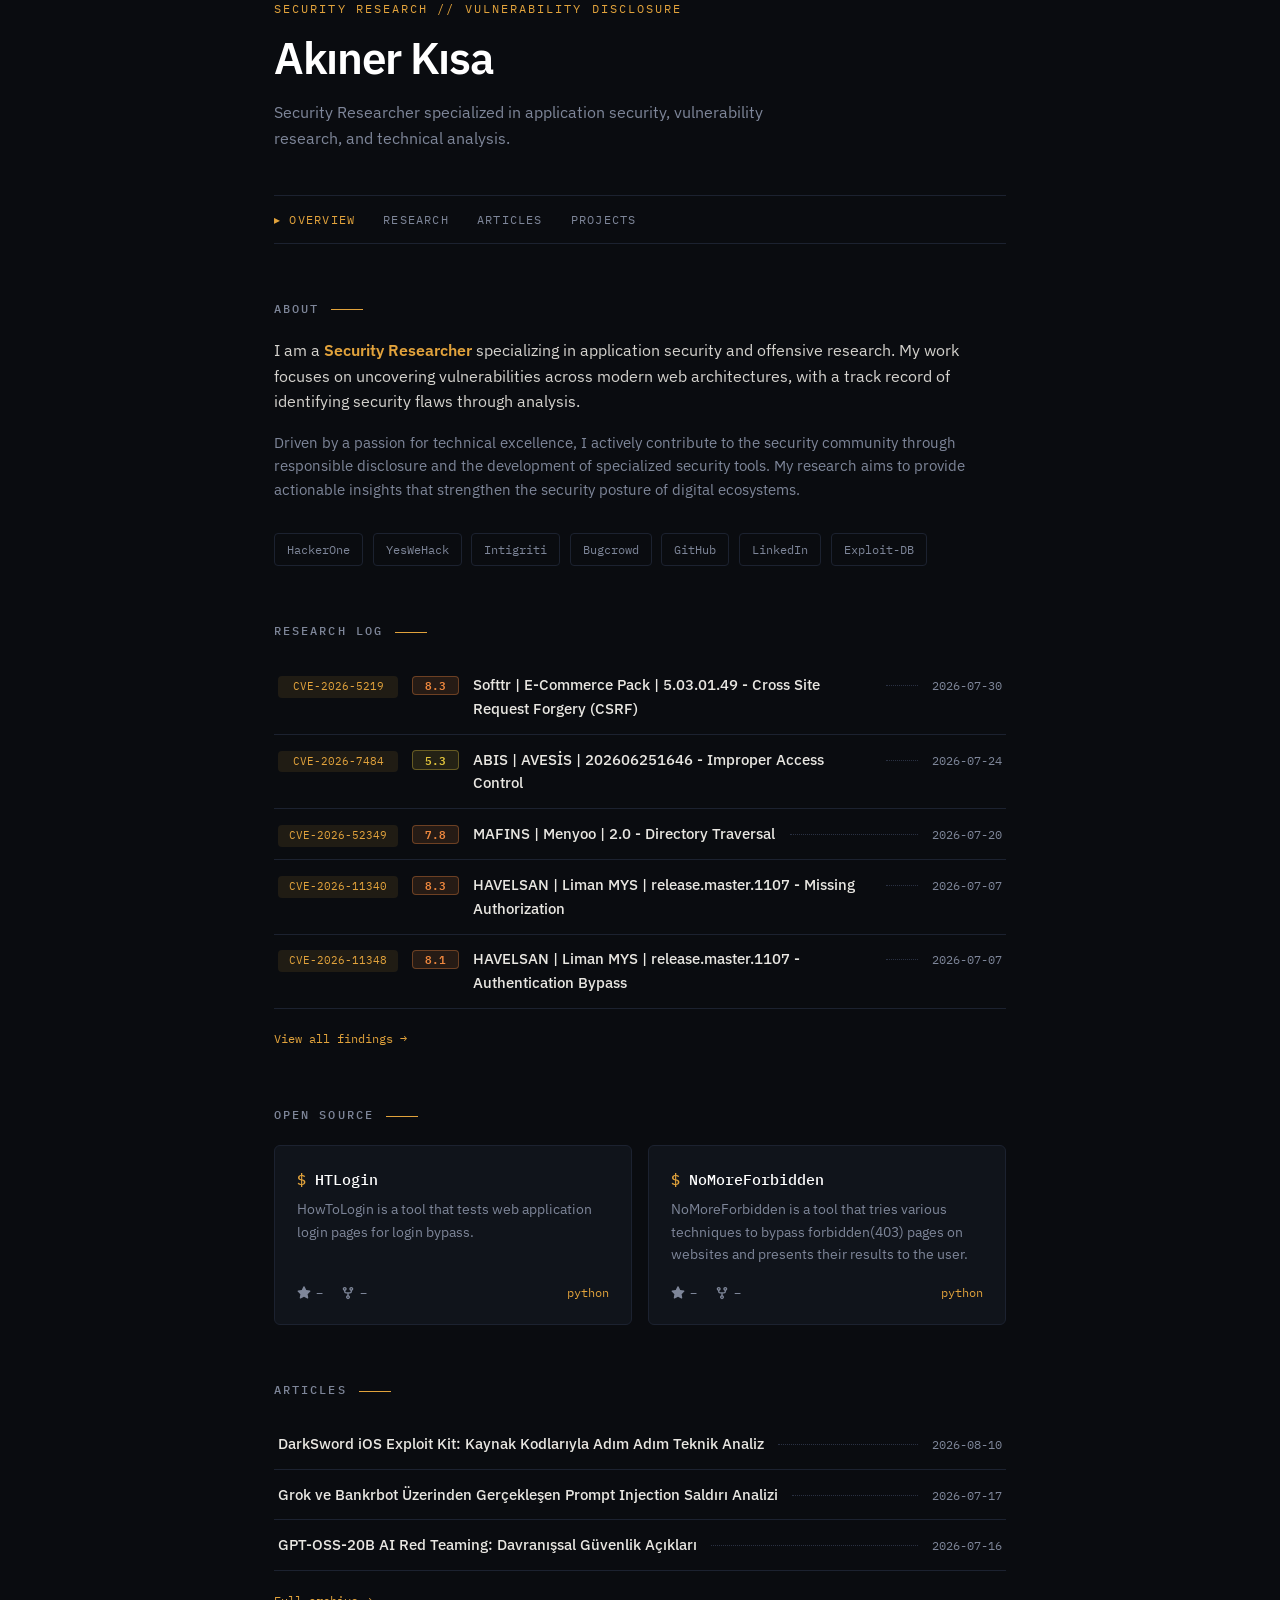
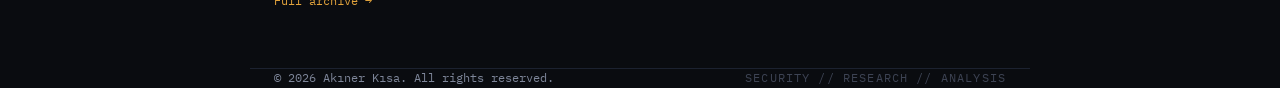
<file: index.html>
<!DOCTYPE html><html lang="en"> <head><meta charset="UTF-8"><meta name="viewport" content="width=device-width"><meta name="generator" content="Astro v6.3.3"><meta name="description" content="Akıner Kısa - Security Researcher"><meta name="theme-color" content="#0a0c10"><link rel="icon" type="image/svg+xml" href="/favicon.svg"><title>Akıner Kısa | Security Researcher</title><link rel="preconnect" href="https://fonts.googleapis.com"><link rel="preconnect" href="https://fonts.gstatic.com" crossorigin><link href="https://fonts.googleapis.com/css2?family=IBM+Plex+Mono:wght@400;500&family=IBM+Plex+Sans:wght@400;500;600&display=swap" rel="stylesheet"><link rel="stylesheet" href="/_astro/_astro_content.CJMfQCZB.css"></head> <body> <header class="container"> <div class="eyebrow">Security Research // Vulnerability Disclosure</div> <h1><a href="/">Akıner Kısa</a></h1> <p class="bio-lead">
Security Researcher specialized in application security, vulnerability research, and technical analysis.
</p> <nav> <a href="/" class="active">Overview</a> <a href="/vulnerabilities" class>Research</a> <a href="/publishings" class>Articles</a> <a href="/projects" class>Projects</a> </nav> </header>  <main class="container"> <section> <h2>About</h2> <p class="about-text">
I am a <strong>Security Researcher</strong> specializing in application security and offensive research. My work focuses on uncovering vulnerabilities across modern web architectures, with a track record of identifying security flaws through analysis.
</p> <p class="about-sub">
Driven by a passion for technical excellence, I actively contribute to the security community through responsible disclosure and the development of specialized security tools. My research aims to provide actionable insights that strengthen the security posture of digital ecosystems.
</p> <div class="social-links"> <a href="https://hackerone.com/k1sec" target="_blank">HackerOne</a> <a href="https://yeswehack.com/hunters/akiner" target="_blank">YesWeHack</a> <a href="https://app.intigriti.com/profile/akiner" target="_blank">Intigriti</a> <a href="https://bugcrowd.com/h/akiner" target="_blank">Bugcrowd</a> <a href="https://github.com/akinerkisa" target="_blank">GitHub</a> <a href="https://linkedin.com/in/akinerkisa" target="_blank">LinkedIn</a> <a href="https://www.exploit-db.com/?author=10764" target="_blank">Exploit-DB</a> </div> </section> <section> <h2>Research Log</h2> <div class="entry-list"> <a href="https://www.cve.org/CVERecord?id=CVE-2026-5219" target="_blank" class="entry"> <span class="entry-id">CVE-2026-5219</span> <span class="cvss cvss-high">8.3</span> <span class="entry-title">Softtr | E-Commerce Pack | 5.03.01.49 - Cross Site Request Forgery (CSRF)</span> <span class="leader"></span> <span class="entry-date">2026-07-30</span> </a><a href="https://www.cve.org/CVERecord?id=CVE-2026-7484" target="_blank" class="entry"> <span class="entry-id">CVE-2026-7484</span> <span class="cvss cvss-med">5.3</span> <span class="entry-title">ABIS | AVESİS | 202606251646 - Improper Access Control</span> <span class="leader"></span> <span class="entry-date">2026-07-24</span> </a><a href="https://www.cve.org/CVERecord?id=CVE-2026-52349" target="_blank" class="entry"> <span class="entry-id">CVE-2026-52349</span> <span class="cvss cvss-high">7.8</span> <span class="entry-title">MAFINS | Menyoo | 2.0 - Directory Traversal</span> <span class="leader"></span> <span class="entry-date">2026-07-20</span> </a><a href="https://www.cve.org/CVERecord?id=CVE-2026-11340" target="_blank" class="entry"> <span class="entry-id">CVE-2026-11340</span> <span class="cvss cvss-high">8.3</span> <span class="entry-title">HAVELSAN | Liman MYS | release.master.1107 - Missing Authorization</span> <span class="leader"></span> <span class="entry-date">2026-07-07</span> </a><a href="https://www.cve.org/CVERecord?id=CVE-2026-11348" target="_blank" class="entry"> <span class="entry-id">CVE-2026-11348</span> <span class="cvss cvss-high">8.1</span> <span class="entry-title">HAVELSAN | Liman MYS | release.master.1107 - Authentication Bypass</span> <span class="leader"></span> <span class="entry-date">2026-07-07</span> </a> </div> <a href="/vulnerabilities" class="more-link">View all findings →</a> </section> <section> <h2>Open Source</h2> <div class="projects-grid"> <a href="https://github.com/akinerkisa/HTLogin" target="_blank" class="project-card" data-repo="akinerkisa/HTLogin"> <div> <div class="project-name">HTLogin</div> <p class="project-desc">HowToLogin is a tool that tests web application login pages for login bypass.</p> </div> <div class="project-stats"> <span class="stat-item"> <svg width="14" height="14" viewBox="0 0 16 16" aria-hidden="true"><path d="M8 .25a.75.75 0 0 1 .673.418l1.882 3.815 4.21.612a.75.75 0 0 1 .416 1.279l-3.046 2.97.719 4.192a.751.751 0 0 1-1.088.791L8 12.347l-3.766 1.98a.75.75 0 0 1-1.088-.79l.72-4.194L.818 6.374a.75.75 0 0 1 .416-1.28l4.21-.611L7.327.668A.75.75 0 0 1 8 .25Z"></path></svg> <span class="gh-stars">–</span> </span> <span class="stat-item"> <svg width="14" height="14" viewBox="0 0 16 16" aria-hidden="true"><path d="M5 5.372v.878c0 .414.336.75.75.75h4.5a.75.75 0 0 0 .75-.75v-.878a2.25 2.25 0 1 1 1.5 0v.878a2.25 2.25 0 0 1-2.25 2.25h-1.5v2.128a2.251 2.251 0 1 1-1.5 0V8.5h-1.5A2.25 2.25 0 0 1 3.5 6.25v-.878a2.25 2.25 0 1 1 1.5 0ZM5 3.25a.75.75 0 1 0-1.5 0 .75.75 0 0 0 1.5 0Zm6.75.75a.75.75 0 1 0 0-1.5.75.75 0 0 0 0 1.5Zm-3 8.75a.75.75 0 1 0-1.5 0 .75.75 0 0 0 1.5 0Z"></path></svg> <span class="gh-forks">–</span> </span> <span class="project-lang">python</span> </div> </a><a href="https://github.com/akinerkisa/NoMoreForbidden" target="_blank" class="project-card" data-repo="akinerkisa/NoMoreForbidden"> <div> <div class="project-name">NoMoreForbidden</div> <p class="project-desc">NoMoreForbidden is a tool that tries various techniques to bypass forbidden(403) pages on websites and presents their results to the user.</p> </div> <div class="project-stats"> <span class="stat-item"> <svg width="14" height="14" viewBox="0 0 16 16" aria-hidden="true"><path d="M8 .25a.75.75 0 0 1 .673.418l1.882 3.815 4.21.612a.75.75 0 0 1 .416 1.279l-3.046 2.97.719 4.192a.751.751 0 0 1-1.088.791L8 12.347l-3.766 1.98a.75.75 0 0 1-1.088-.79l.72-4.194L.818 6.374a.75.75 0 0 1 .416-1.28l4.21-.611L7.327.668A.75.75 0 0 1 8 .25Z"></path></svg> <span class="gh-stars">–</span> </span> <span class="stat-item"> <svg width="14" height="14" viewBox="0 0 16 16" aria-hidden="true"><path d="M5 5.372v.878c0 .414.336.75.75.75h4.5a.75.75 0 0 0 .75-.75v-.878a2.25 2.25 0 1 1 1.5 0v.878a2.25 2.25 0 0 1-2.25 2.25h-1.5v2.128a2.251 2.251 0 1 1-1.5 0V8.5h-1.5A2.25 2.25 0 0 1 3.5 6.25v-.878a2.25 2.25 0 1 1 1.5 0ZM5 3.25a.75.75 0 1 0-1.5 0 .75.75 0 0 0 1.5 0Zm6.75.75a.75.75 0 1 0 0-1.5.75.75 0 0 0 0 1.5Zm-3 8.75a.75.75 0 1 0-1.5 0 .75.75 0 0 0 1.5 0Z"></path></svg> <span class="gh-forks">–</span> </span> <span class="project-lang">python</span> </div> </a> </div> <script type="module">async function h(){const f=document.querySelectorAll(".project-card");for(const e of f){const o=e.getAttribute("data-repo");if(!o)continue;const r=e.querySelector(".gh-stars"),c=e.querySelector(".gh-forks"),s=t=>{r&&(r.textContent=String(t.stars)),c&&(c.textContent=String(t.forks))},a=localStorage.getItem(`gh-${o}`),n=localStorage.getItem(`gh-${o}-time`),i=Date.now();if(a&&n&&i-parseInt(n)<864e5){s(JSON.parse(a));continue}try{const t=await fetch(`https://api.github.com/repos/${o}`);if(t.ok){const g=await t.json(),l={stars:g.stargazers_count,forks:g.forks_count};s(l),localStorage.setItem(`gh-${o}`,JSON.stringify(l)),localStorage.setItem(`gh-${o}-time`,i.toString())}}catch(t){console.error(t)}}}h();</script> </section> <section> <h2>Articles</h2> <div class="entry-list"> <a href="https://akiner.medium.com/darksword-ios-exploit-kit-kaynak-kodlar%C4%B1yla-ad%C4%B1m-ad%C4%B1m-teknik-analiz-695e3822d33a" target="_blank" class="entry"> <span class="entry-title">DarkSword iOS Exploit Kit: Kaynak Kodlarıyla Adım Adım Teknik Analiz</span> <span class="leader"></span> <span class="entry-date">2026-08-10</span> </a><a href="https://akiner.medium.com/grok-ve-bankrbot-%C3%BCzerinden-ger%C3%A7ekle%C5%9Fen-prompt-injection-sald%C4%B1r%C4%B1s%C4%B1-354f3006d332" target="_blank" class="entry"> <span class="entry-title">Grok ve Bankrbot Üzerinden Gerçekleşen Prompt Injection Saldırı Analizi</span> <span class="leader"></span> <span class="entry-date">2026-07-17</span> </a><a href="https://akiner.medium.com/gpt-oss-20b-ai-red-teaming-davran%C4%B1%C5%9Fsal-g%C3%BCvenlik-a%C3%A7%C4%B1klar%C4%B1-df02044e3605" target="_blank" class="entry"> <span class="entry-title">GPT-OSS-20B AI Red Teaming: Davranışsal Güvenlik Açıkları</span> <span class="leader"></span> <span class="entry-date">2026-07-16</span> </a> </div> <a href="/publishings" class="more-link">Full archive →</a> </section> </main>  <footer class="container"> <div class="footer-content"> <div>© 2026 Akıner Kısa. All rights reserved.</div> <div class="footer-tag">Security // Research // Analysis</div> </div> </footer> </body></html>
</file>
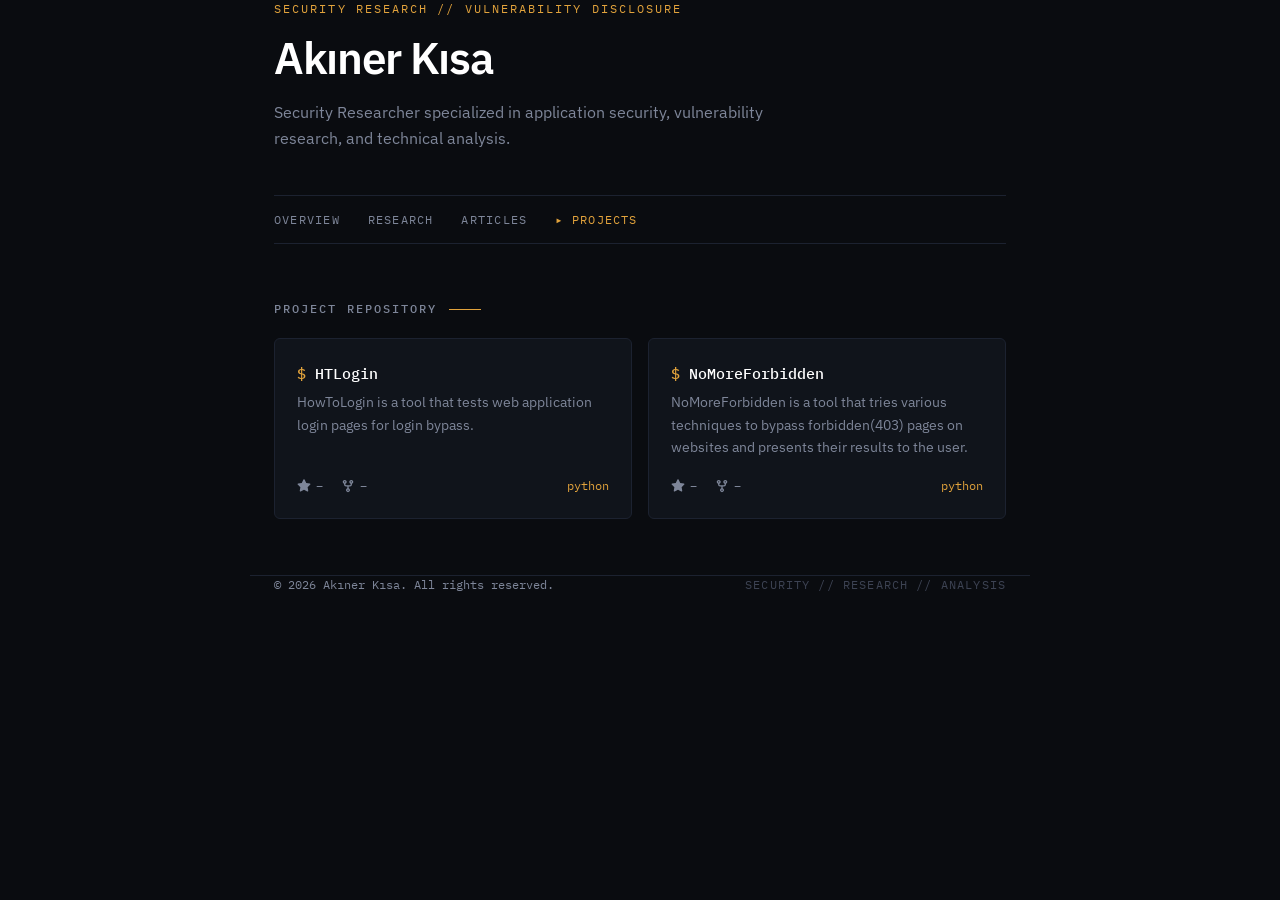
<file: projects/index.html>
<!DOCTYPE html><html lang="en"> <head><meta charset="UTF-8"><meta name="viewport" content="width=device-width"><meta name="generator" content="Astro v6.3.3"><meta name="description" content="Akıner Kısa - Security Researcher"><meta name="theme-color" content="#0a0c10"><link rel="icon" type="image/svg+xml" href="/favicon.svg"><title>Projects | Akıner Kısa</title><link rel="preconnect" href="https://fonts.googleapis.com"><link rel="preconnect" href="https://fonts.gstatic.com" crossorigin><link href="https://fonts.googleapis.com/css2?family=IBM+Plex+Mono:wght@400;500&family=IBM+Plex+Sans:wght@400;500;600&display=swap" rel="stylesheet"><link rel="stylesheet" href="/_astro/_astro_content.CJMfQCZB.css"></head> <body> <header class="container"> <div class="eyebrow">Security Research // Vulnerability Disclosure</div> <h1><a href="/">Akıner Kısa</a></h1> <p class="bio-lead">
Security Researcher specialized in application security, vulnerability research, and technical analysis.
</p> <nav> <a href="/" class>Overview</a> <a href="/vulnerabilities" class>Research</a> <a href="/publishings" class>Articles</a> <a href="/projects" class="active">Projects</a> </nav> </header>  <main class="container"> <section> <h2>Project Repository</h2> <div class="projects-grid"> <a href="https://github.com/akinerkisa/HTLogin" target="_blank" class="project-card" data-repo="akinerkisa/HTLogin"> <div> <div class="project-name">HTLogin</div> <p class="project-desc">HowToLogin is a tool that tests web application login pages for login bypass.</p> </div> <div class="project-stats"> <span class="stat-item"> <svg width="14" height="14" viewBox="0 0 16 16" aria-hidden="true"><path d="M8 .25a.75.75 0 0 1 .673.418l1.882 3.815 4.21.612a.75.75 0 0 1 .416 1.279l-3.046 2.97.719 4.192a.751.751 0 0 1-1.088.791L8 12.347l-3.766 1.98a.75.75 0 0 1-1.088-.79l.72-4.194L.818 6.374a.75.75 0 0 1 .416-1.28l4.21-.611L7.327.668A.75.75 0 0 1 8 .25Z"></path></svg> <span class="gh-stars">–</span> </span> <span class="stat-item"> <svg width="14" height="14" viewBox="0 0 16 16" aria-hidden="true"><path d="M5 5.372v.878c0 .414.336.75.75.75h4.5a.75.75 0 0 0 .75-.75v-.878a2.25 2.25 0 1 1 1.5 0v.878a2.25 2.25 0 0 1-2.25 2.25h-1.5v2.128a2.251 2.251 0 1 1-1.5 0V8.5h-1.5A2.25 2.25 0 0 1 3.5 6.25v-.878a2.25 2.25 0 1 1 1.5 0ZM5 3.25a.75.75 0 1 0-1.5 0 .75.75 0 0 0 1.5 0Zm6.75.75a.75.75 0 1 0 0-1.5.75.75 0 0 0 0 1.5Zm-3 8.75a.75.75 0 1 0-1.5 0 .75.75 0 0 0 1.5 0Z"></path></svg> <span class="gh-forks">–</span> </span> <span class="project-lang">python</span> </div> </a><a href="https://github.com/akinerkisa/NoMoreForbidden" target="_blank" class="project-card" data-repo="akinerkisa/NoMoreForbidden"> <div> <div class="project-name">NoMoreForbidden</div> <p class="project-desc">NoMoreForbidden is a tool that tries various techniques to bypass forbidden(403) pages on websites and presents their results to the user.</p> </div> <div class="project-stats"> <span class="stat-item"> <svg width="14" height="14" viewBox="0 0 16 16" aria-hidden="true"><path d="M8 .25a.75.75 0 0 1 .673.418l1.882 3.815 4.21.612a.75.75 0 0 1 .416 1.279l-3.046 2.97.719 4.192a.751.751 0 0 1-1.088.791L8 12.347l-3.766 1.98a.75.75 0 0 1-1.088-.79l.72-4.194L.818 6.374a.75.75 0 0 1 .416-1.28l4.21-.611L7.327.668A.75.75 0 0 1 8 .25Z"></path></svg> <span class="gh-stars">–</span> </span> <span class="stat-item"> <svg width="14" height="14" viewBox="0 0 16 16" aria-hidden="true"><path d="M5 5.372v.878c0 .414.336.75.75.75h4.5a.75.75 0 0 0 .75-.75v-.878a2.25 2.25 0 1 1 1.5 0v.878a2.25 2.25 0 0 1-2.25 2.25h-1.5v2.128a2.251 2.251 0 1 1-1.5 0V8.5h-1.5A2.25 2.25 0 0 1 3.5 6.25v-.878a2.25 2.25 0 1 1 1.5 0ZM5 3.25a.75.75 0 1 0-1.5 0 .75.75 0 0 0 1.5 0Zm6.75.75a.75.75 0 1 0 0-1.5.75.75 0 0 0 0 1.5Zm-3 8.75a.75.75 0 1 0-1.5 0 .75.75 0 0 0 1.5 0Z"></path></svg> <span class="gh-forks">–</span> </span> <span class="project-lang">python</span> </div> </a> </div> <script type="module">async function h(){const f=document.querySelectorAll(".project-card");for(const e of f){const o=e.getAttribute("data-repo");if(!o)continue;const r=e.querySelector(".gh-stars"),c=e.querySelector(".gh-forks"),s=t=>{r&&(r.textContent=String(t.stars)),c&&(c.textContent=String(t.forks))},a=localStorage.getItem(`gh-${o}`),n=localStorage.getItem(`gh-${o}-time`),i=Date.now();if(a&&n&&i-parseInt(n)<864e5){s(JSON.parse(a));continue}try{const t=await fetch(`https://api.github.com/repos/${o}`);if(t.ok){const g=await t.json(),l={stars:g.stargazers_count,forks:g.forks_count};s(l),localStorage.setItem(`gh-${o}`,JSON.stringify(l)),localStorage.setItem(`gh-${o}-time`,i.toString())}}catch(t){console.error(t)}}}h();</script> </section> </main>  <footer class="container"> <div class="footer-content"> <div>© 2026 Akıner Kısa. All rights reserved.</div> <div class="footer-tag">Security // Research // Analysis</div> </div> </footer> </body></html>
</file>
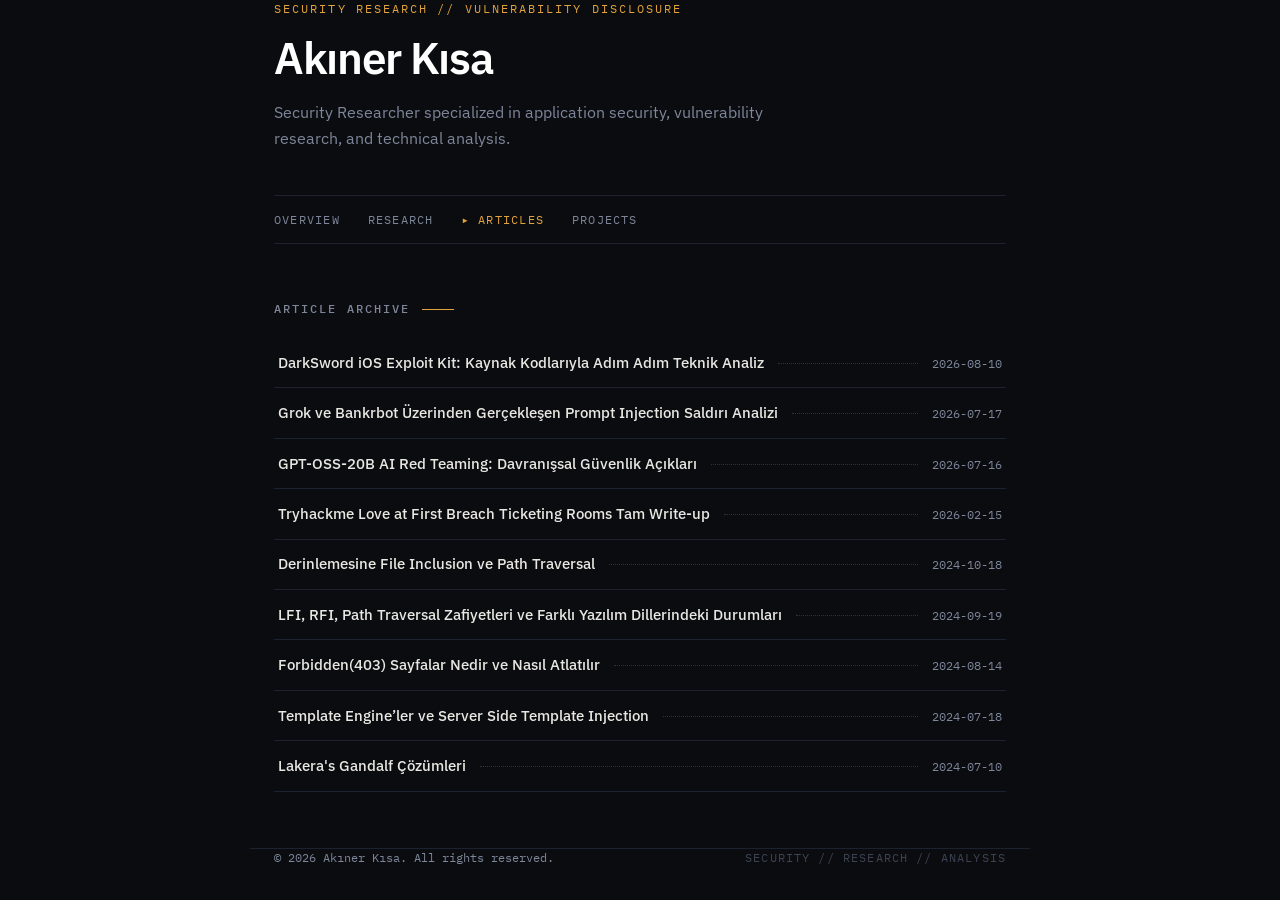
<file: publishings/index.html>
<!DOCTYPE html><html lang="en"> <head><meta charset="UTF-8"><meta name="viewport" content="width=device-width"><meta name="generator" content="Astro v6.3.3"><meta name="description" content="Akıner Kısa - Security Researcher"><meta name="theme-color" content="#0a0c10"><link rel="icon" type="image/svg+xml" href="/favicon.svg"><title>Articles | Akıner Kısa</title><link rel="preconnect" href="https://fonts.googleapis.com"><link rel="preconnect" href="https://fonts.gstatic.com" crossorigin><link href="https://fonts.googleapis.com/css2?family=IBM+Plex+Mono:wght@400;500&family=IBM+Plex+Sans:wght@400;500;600&display=swap" rel="stylesheet"><link rel="stylesheet" href="/_astro/_astro_content.CJMfQCZB.css"></head> <body> <header class="container"> <div class="eyebrow">Security Research // Vulnerability Disclosure</div> <h1><a href="/">Akıner Kısa</a></h1> <p class="bio-lead">
Security Researcher specialized in application security, vulnerability research, and technical analysis.
</p> <nav> <a href="/" class>Overview</a> <a href="/vulnerabilities" class>Research</a> <a href="/publishings" class="active">Articles</a> <a href="/projects" class>Projects</a> </nav> </header>  <main class="container"> <section> <h2>Article Archive</h2> <div class="entry-list"> <a href="https://akiner.medium.com/darksword-ios-exploit-kit-kaynak-kodlar%C4%B1yla-ad%C4%B1m-ad%C4%B1m-teknik-analiz-695e3822d33a" target="_blank" class="entry"> <span class="entry-title">DarkSword iOS Exploit Kit: Kaynak Kodlarıyla Adım Adım Teknik Analiz</span> <span class="leader"></span> <span class="entry-date">2026-08-10</span> </a><a href="https://akiner.medium.com/grok-ve-bankrbot-%C3%BCzerinden-ger%C3%A7ekle%C5%9Fen-prompt-injection-sald%C4%B1r%C4%B1s%C4%B1-354f3006d332" target="_blank" class="entry"> <span class="entry-title">Grok ve Bankrbot Üzerinden Gerçekleşen Prompt Injection Saldırı Analizi</span> <span class="leader"></span> <span class="entry-date">2026-07-17</span> </a><a href="https://akiner.medium.com/gpt-oss-20b-ai-red-teaming-davran%C4%B1%C5%9Fsal-g%C3%BCvenlik-a%C3%A7%C4%B1klar%C4%B1-df02044e3605" target="_blank" class="entry"> <span class="entry-title">GPT-OSS-20B AI Red Teaming: Davranışsal Güvenlik Açıkları</span> <span class="leader"></span> <span class="entry-date">2026-07-16</span> </a><a href="https://akiner.medium.com/tryhackme-love-at-first-breach-ticketing-rooms-tam-write-up-25a43ecdf0bb" target="_blank" class="entry"> <span class="entry-title">Tryhackme Love at First Breach Ticketing Rooms Tam Write-up</span> <span class="leader"></span> <span class="entry-date">2026-02-15</span> </a><a href="https://akiner.medium.com/derinlemesine-file-inclusion-ve-path-traversal-df70fd11cc9c" target="_blank" class="entry"> <span class="entry-title">Derinlemesine File Inclusion ve Path Traversal</span> <span class="leader"></span> <span class="entry-date">2024-10-18</span> </a><a href="https://akiner.medium.com/lfi-rfi-path-traversal-zafiyetleri-ve-farkl%C4%B1-yaz%C4%B1l%C4%B1m-dillerindeki-durumlar%C4%B1-eee11a12eb83" target="_blank" class="entry"> <span class="entry-title">LFI, RFI, Path Traversal Zafiyetleri ve Farklı Yazılım Dillerindeki Durumları</span> <span class="leader"></span> <span class="entry-date">2024-09-19</span> </a><a href="https://akiner.medium.com/forbidden-403-sayfalar-nedir-ve-nas%C4%B1l-atlat%C4%B1l%C4%B1r-1875012fe575" target="_blank" class="entry"> <span class="entry-title">Forbidden(403) Sayfalar Nedir ve Nasıl Atlatılır</span> <span class="leader"></span> <span class="entry-date">2024-08-14</span> </a><a href="https://akiner.medium.com/template-engineler-ve-server-side-template-injection-5c4072efcba3" target="_blank" class="entry"> <span class="entry-title">Template Engine’ler ve Server Side Template Injection</span> <span class="leader"></span> <span class="entry-date">2024-07-18</span> </a><a href="https://akiner.medium.com/lakeras-gandalf-%C3%A7%C3%B6z%C3%BCmleri-3a0c53b7a45c" target="_blank" class="entry"> <span class="entry-title">Lakera&#39;s Gandalf Çözümleri</span> <span class="leader"></span> <span class="entry-date">2024-07-10</span> </a> </div> </section> </main>  <footer class="container"> <div class="footer-content"> <div>© 2026 Akıner Kısa. All rights reserved.</div> <div class="footer-tag">Security // Research // Analysis</div> </div> </footer> </body></html>
</file>
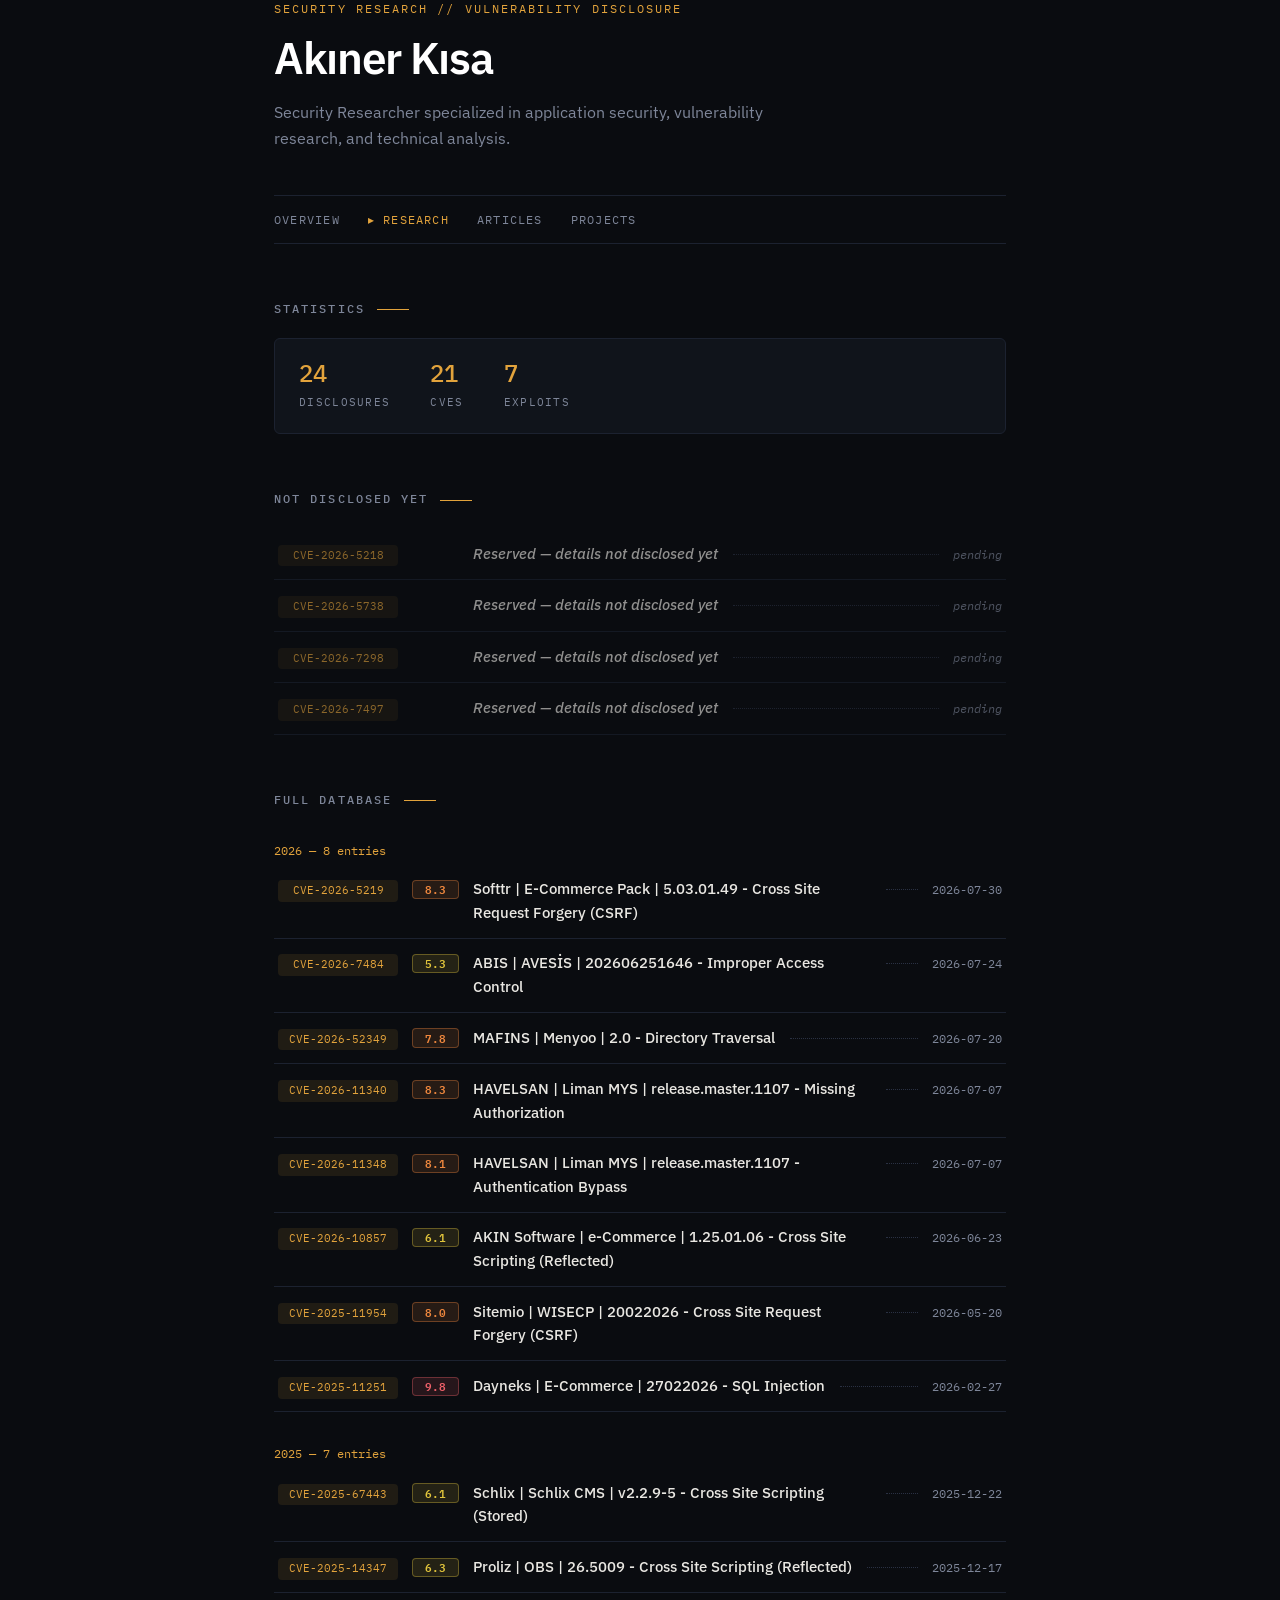
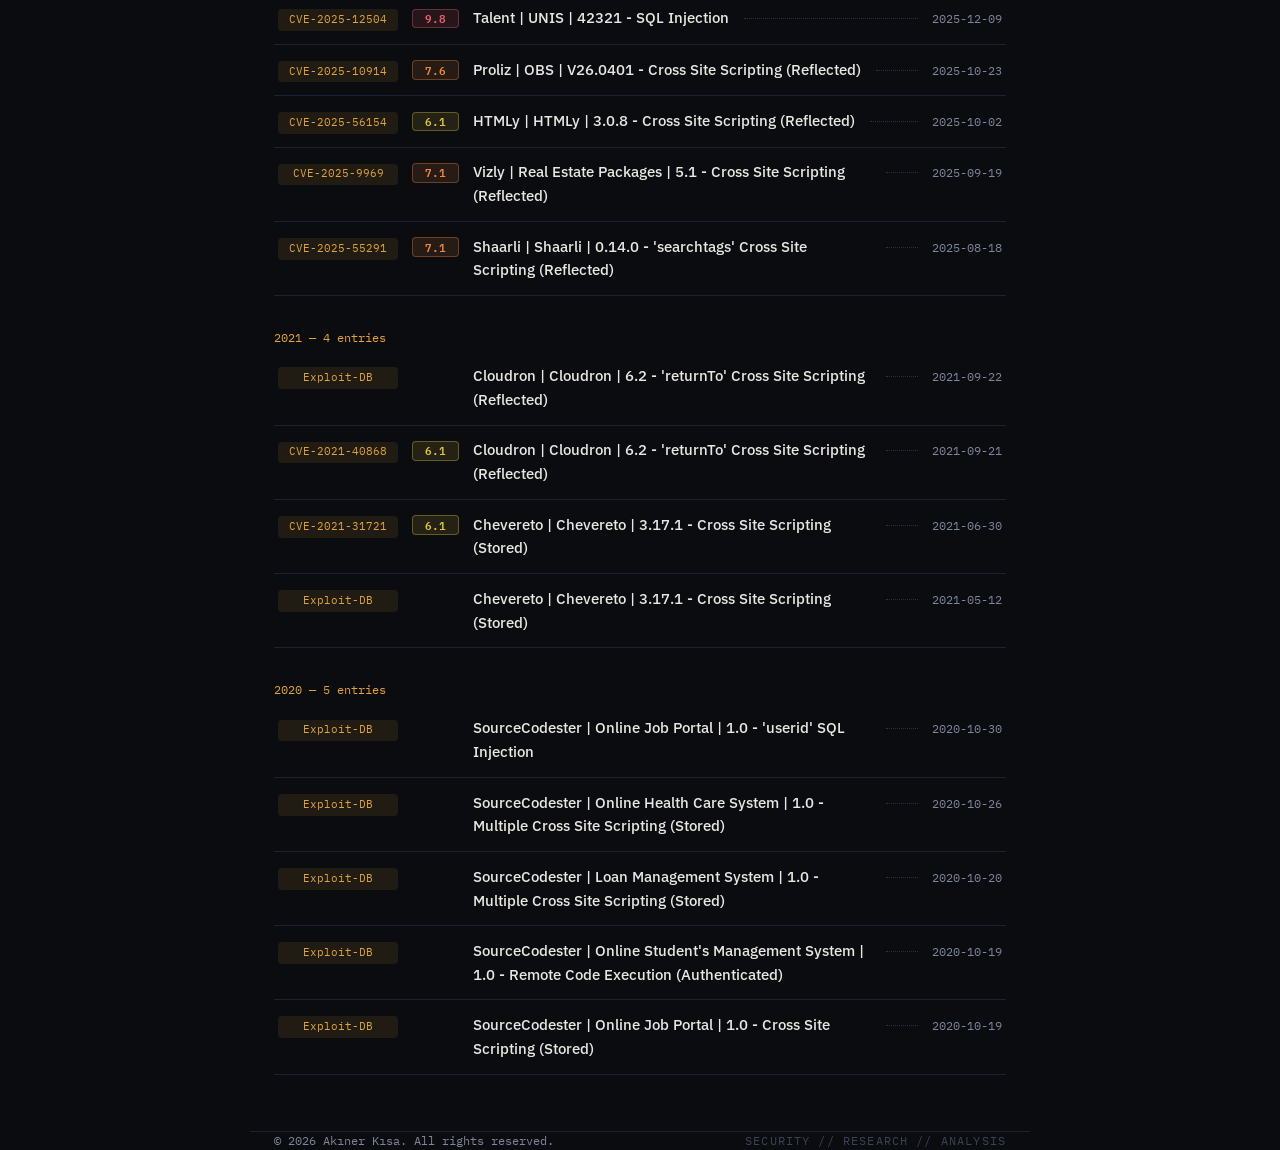
<file: vulnerabilities/index.html>
<!DOCTYPE html><html lang="en"> <head><meta charset="UTF-8"><meta name="viewport" content="width=device-width"><meta name="generator" content="Astro v6.3.3"><meta name="description" content="Akıner Kısa - Security Researcher"><meta name="theme-color" content="#0a0c10"><link rel="icon" type="image/svg+xml" href="/favicon.svg"><title>Research | Akıner Kısa</title><link rel="preconnect" href="https://fonts.googleapis.com"><link rel="preconnect" href="https://fonts.gstatic.com" crossorigin><link href="https://fonts.googleapis.com/css2?family=IBM+Plex+Mono:wght@400;500&family=IBM+Plex+Sans:wght@400;500;600&display=swap" rel="stylesheet"><link rel="stylesheet" href="/_astro/_astro_content.CJMfQCZB.css"></head> <body> <header class="container"> <div class="eyebrow">Security Research // Vulnerability Disclosure</div> <h1><a href="/">Akıner Kısa</a></h1> <p class="bio-lead">
Security Researcher specialized in application security, vulnerability research, and technical analysis.
</p> <nav> <a href="/" class>Overview</a> <a href="/vulnerabilities" class="active">Research</a> <a href="/publishings" class>Articles</a> <a href="/projects" class>Projects</a> </nav> </header>  <main class="container"> <section> <h2>Statistics</h2> <div class="stat-strip"> <div><span class="stat-num">24</span><span class="stat-label">Disclosures</span></div> <div><span class="stat-num">21</span><span class="stat-label">CVEs</span></div> <div><span class="stat-num">7</span><span class="stat-label">Exploits</span></div> </div> </section> <section> <h2>Not Disclosed Yet</h2> <div class="entry-list"> <div class="entry entry-reserved"> <span class="entry-id">CVE-2026-5218</span> <span class="cvss cvss-empty"></span> <span class="entry-title">Reserved — details not disclosed yet</span> <span class="leader"></span> <span class="entry-date">pending</span> </div><div class="entry entry-reserved"> <span class="entry-id">CVE-2026-5738</span> <span class="cvss cvss-empty"></span> <span class="entry-title">Reserved — details not disclosed yet</span> <span class="leader"></span> <span class="entry-date">pending</span> </div><div class="entry entry-reserved"> <span class="entry-id">CVE-2026-7298</span> <span class="cvss cvss-empty"></span> <span class="entry-title">Reserved — details not disclosed yet</span> <span class="leader"></span> <span class="entry-date">pending</span> </div><div class="entry entry-reserved"> <span class="entry-id">CVE-2026-7497</span> <span class="cvss cvss-empty"></span> <span class="entry-title">Reserved — details not disclosed yet</span> <span class="leader"></span> <span class="entry-date">pending</span> </div> </div> </section> <section> <h2>Full Database</h2>  <div class="year-label">2026 — 8 entries</div> <div class="entry-list"> <a href="https://www.cve.org/CVERecord?id=CVE-2026-5219" target="_blank" class="entry"> <span class="entry-id">CVE-2026-5219</span> <span class="cvss cvss-high">8.3</span> <span class="entry-title">Softtr | E-Commerce Pack | 5.03.01.49 - Cross Site Request Forgery (CSRF)</span> <span class="leader"></span> <span class="entry-date">2026-07-30</span> </a><a href="https://www.cve.org/CVERecord?id=CVE-2026-7484" target="_blank" class="entry"> <span class="entry-id">CVE-2026-7484</span> <span class="cvss cvss-med">5.3</span> <span class="entry-title">ABIS | AVESİS | 202606251646 - Improper Access Control</span> <span class="leader"></span> <span class="entry-date">2026-07-24</span> </a><a href="https://www.cve.org/CVERecord?id=CVE-2026-52349" target="_blank" class="entry"> <span class="entry-id">CVE-2026-52349</span> <span class="cvss cvss-high">7.8</span> <span class="entry-title">MAFINS | Menyoo | 2.0 - Directory Traversal</span> <span class="leader"></span> <span class="entry-date">2026-07-20</span> </a><a href="https://www.cve.org/CVERecord?id=CVE-2026-11340" target="_blank" class="entry"> <span class="entry-id">CVE-2026-11340</span> <span class="cvss cvss-high">8.3</span> <span class="entry-title">HAVELSAN | Liman MYS | release.master.1107 - Missing Authorization</span> <span class="leader"></span> <span class="entry-date">2026-07-07</span> </a><a href="https://www.cve.org/CVERecord?id=CVE-2026-11348" target="_blank" class="entry"> <span class="entry-id">CVE-2026-11348</span> <span class="cvss cvss-high">8.1</span> <span class="entry-title">HAVELSAN | Liman MYS | release.master.1107 - Authentication Bypass</span> <span class="leader"></span> <span class="entry-date">2026-07-07</span> </a><a href="https://www.cve.org/CVERecord?id=CVE-2026-10857" target="_blank" class="entry"> <span class="entry-id">CVE-2026-10857</span> <span class="cvss cvss-med">6.1</span> <span class="entry-title">AKIN Software | e-Commerce | 1.25.01.06 - Cross Site Scripting (Reflected)</span> <span class="leader"></span> <span class="entry-date">2026-06-23</span> </a><a href="https://www.cve.org/CVERecord?id=CVE-2025-11954" target="_blank" class="entry"> <span class="entry-id">CVE-2025-11954</span> <span class="cvss cvss-high">8.0</span> <span class="entry-title">Sitemio | WISECP | 20022026 - Cross Site Request Forgery (CSRF)</span> <span class="leader"></span> <span class="entry-date">2026-05-20</span> </a><a href="https://www.cve.org/CVERecord?id=CVE-2025-11251" target="_blank" class="entry"> <span class="entry-id">CVE-2025-11251</span> <span class="cvss cvss-crit">9.8</span> <span class="entry-title">Dayneks | E-Commerce | 27022026 - SQL Injection</span> <span class="leader"></span> <span class="entry-date">2026-02-27</span> </a> </div>  <div class="year-label">2025 — 7 entries</div> <div class="entry-list"> <a href="https://www.cve.org/CVERecord?id=CVE-2025-67443" target="_blank" class="entry"> <span class="entry-id">CVE-2025-67443</span> <span class="cvss cvss-med">6.1</span> <span class="entry-title">Schlix | Schlix CMS | v2.2.9-5 - Cross Site Scripting (Stored)</span> <span class="leader"></span> <span class="entry-date">2025-12-22</span> </a><a href="https://www.cve.org/cverecord?id=CVE-2025-14347" target="_blank" class="entry"> <span class="entry-id">CVE-2025-14347</span> <span class="cvss cvss-med">6.3</span> <span class="entry-title">Proliz | OBS | 26.5009 - Cross Site Scripting (Reflected)</span> <span class="leader"></span> <span class="entry-date">2025-12-17</span> </a><a href="https://www.cve.org/CVERecord?id=CVE-2025-12504" target="_blank" class="entry"> <span class="entry-id">CVE-2025-12504</span> <span class="cvss cvss-crit">9.8</span> <span class="entry-title">Talent | UNIS | 42321 - SQL Injection</span> <span class="leader"></span> <span class="entry-date">2025-12-09</span> </a><a href="https://www.cve.org/CVERecord?id=CVE-2025-10914" target="_blank" class="entry"> <span class="entry-id">CVE-2025-10914</span> <span class="cvss cvss-high">7.6</span> <span class="entry-title">Proliz | OBS | V26.0401 - Cross Site Scripting (Reflected)</span> <span class="leader"></span> <span class="entry-date">2025-10-23</span> </a><a href="https://www.cve.org/CVERecord?id=CVE-2025-56154" target="_blank" class="entry"> <span class="entry-id">CVE-2025-56154</span> <span class="cvss cvss-med">6.1</span> <span class="entry-title">HTMLy | HTMLy | 3.0.8 - Cross Site Scripting (Reflected)</span> <span class="leader"></span> <span class="entry-date">2025-10-02</span> </a><a href="https://www.cve.org/CVERecord?id=CVE-2025-9969" target="_blank" class="entry"> <span class="entry-id">CVE-2025-9969</span> <span class="cvss cvss-high">7.1</span> <span class="entry-title">Vizly | Real Estate Packages | 5.1 - Cross Site Scripting (Reflected)</span> <span class="leader"></span> <span class="entry-date">2025-09-19</span> </a><a href="https://www.cve.org/CVERecord?id=CVE-2025-55291" target="_blank" class="entry"> <span class="entry-id">CVE-2025-55291</span> <span class="cvss cvss-high">7.1</span> <span class="entry-title">Shaarli | Shaarli | 0.14.0 - &#39;searchtags&#39; Cross Site Scripting (Reflected)</span> <span class="leader"></span> <span class="entry-date">2025-08-18</span> </a> </div>  <div class="year-label">2021 — 4 entries</div> <div class="entry-list"> <a href="https://www.exploit-db.com/exploits/50317" target="_blank" class="entry"> <span class="entry-id">Exploit-DB</span> <span class="cvss cvss-empty"></span> <span class="entry-title">Cloudron | Cloudron | 6.2 - &#39;returnTo&#39; Cross Site Scripting (Reflected)</span> <span class="leader"></span> <span class="entry-date">2021-09-22</span> </a><a href="https://nvd.nist.gov/vuln/detail/CVE-2021-40868" target="_blank" class="entry"> <span class="entry-id">CVE-2021-40868</span> <span class="cvss cvss-med">6.1</span> <span class="entry-title">Cloudron | Cloudron | 6.2 - &#39;returnTo&#39; Cross Site Scripting (Reflected)</span> <span class="leader"></span> <span class="entry-date">2021-09-21</span> </a><a href="https://nvd.nist.gov/vuln/detail/CVE-2021-31721" target="_blank" class="entry"> <span class="entry-id">CVE-2021-31721</span> <span class="cvss cvss-med">6.1</span> <span class="entry-title">Chevereto | Chevereto | 3.17.1 - Cross Site Scripting (Stored)</span> <span class="leader"></span> <span class="entry-date">2021-06-30</span> </a><a href="https://www.exploit-db.com/exploits/49859" target="_blank" class="entry"> <span class="entry-id">Exploit-DB</span> <span class="cvss cvss-empty"></span> <span class="entry-title">Chevereto | Chevereto | 3.17.1 - Cross Site Scripting (Stored)</span> <span class="leader"></span> <span class="entry-date">2021-05-12</span> </a> </div>  <div class="year-label">2020 — 5 entries</div> <div class="entry-list"> <a href="https://www.exploit-db.com/exploits/48976" target="_blank" class="entry"> <span class="entry-id">Exploit-DB</span> <span class="cvss cvss-empty"></span> <span class="entry-title">SourceCodester | Online Job Portal | 1.0 - &#39;userid&#39; SQL Injection</span> <span class="leader"></span> <span class="entry-date">2020-10-30</span> </a><a href="https://www.exploit-db.com/exploits/48945" target="_blank" class="entry"> <span class="entry-id">Exploit-DB</span> <span class="cvss cvss-empty"></span> <span class="entry-title">SourceCodester | Online Health Care System | 1.0 - Multiple Cross Site Scripting (Stored)</span> <span class="leader"></span> <span class="entry-date">2020-10-26</span> </a><a href="https://www.exploit-db.com/exploits/48909" target="_blank" class="entry"> <span class="entry-id">Exploit-DB</span> <span class="cvss cvss-empty"></span> <span class="entry-title">SourceCodester | Loan Management System | 1.0 - Multiple Cross Site Scripting (Stored)</span> <span class="leader"></span> <span class="entry-date">2020-10-20</span> </a><a href="https://www.exploit-db.com/exploits/48896" target="_blank" class="entry"> <span class="entry-id">Exploit-DB</span> <span class="cvss cvss-empty"></span> <span class="entry-title">SourceCodester | Online Student&#39;s Management System | 1.0 - Remote Code Execution (Authenticated)</span> <span class="leader"></span> <span class="entry-date">2020-10-19</span> </a><a href="https://www.exploit-db.com/exploits/48898" target="_blank" class="entry"> <span class="entry-id">Exploit-DB</span> <span class="cvss cvss-empty"></span> <span class="entry-title">SourceCodester | Online Job Portal | 1.0 - Cross Site Scripting (Stored)</span> <span class="leader"></span> <span class="entry-date">2020-10-19</span> </a> </div>  </section> </main>  <footer class="container"> <div class="footer-content"> <div>© 2026 Akıner Kısa. All rights reserved.</div> <div class="footer-tag">Security // Research // Analysis</div> </div> </footer> </body></html>
</file>
<file: _astro/_astro_content.CJMfQCZB.css>
:root{--bg: #0a0c10;--surface: #10141b;--border: #1c2230;--leader: #2a3143;--fg: #e9e7e2;--muted: #7e8699;--accent: #e2a33c;--accent-soft: rgba(226, 163, 60, .1);--font-sans: "IBM Plex Sans", system-ui, sans-serif;--font-mono: "IBM Plex Mono", monospace;--container-width: 780px}*{box-sizing:border-box;margin:0;padding:0}html,body{background:var(--bg);color:var(--fg);font-family:var(--font-sans);line-height:1.6;-webkit-font-smoothing:antialiased}::selection{background:var(--accent);color:var(--bg)}a:focus-visible{outline:2px solid var(--accent);outline-offset:3px;border-radius:2px}.container{max-width:var(--container-width);margin:0 auto;padding:0 1.5rem;width:100%}header{padding-top:5rem}.eyebrow{font-family:var(--font-mono);font-size:.72rem;letter-spacing:.18em;text-transform:uppercase;color:var(--accent);margin-bottom:1rem}h1{font-size:clamp(2rem,6vw,2.75rem);font-weight:600;letter-spacing:-.03em;line-height:1.1;color:#fff}h1 a{text-decoration:none;color:inherit}.bio-lead{font-size:1.02rem;color:var(--muted);max-width:34rem;margin:1rem 0 2.75rem}nav{display:flex;gap:1.75rem;border-top:1px solid var(--border);border-bottom:1px solid var(--border);padding:.85rem 0}nav a{font-family:var(--font-mono);font-size:.76rem;letter-spacing:.1em;text-transform:uppercase;text-decoration:none;color:var(--muted);transition:color .15s ease}nav a:hover{color:var(--fg)}nav a.active{color:var(--accent)}nav a.active:before{content:"▸ "}section{margin:3.5rem 0}h2{font-family:var(--font-mono);font-size:.72rem;font-weight:500;text-transform:uppercase;letter-spacing:.18em;color:var(--muted);margin-bottom:1.25rem}h2:after{content:"";display:inline-block;width:2rem;height:1px;background:var(--accent);vertical-align:middle;margin-left:.75rem}.about-text{color:#d5d3ce;margin-bottom:1rem}.about-text strong{color:var(--accent);font-weight:600}.about-sub{color:var(--muted);font-size:.92rem;margin-bottom:2rem}.social-links{display:flex;gap:.6rem;flex-wrap:wrap}.social-links a{font-family:var(--font-mono);font-size:.76rem;color:var(--muted);text-decoration:none;border:1px solid var(--border);border-radius:4px;padding:.35rem .75rem;transition:color .15s ease,border-color .15s ease}.social-links a:hover{color:var(--accent);border-color:var(--accent)}.entry-list{display:flex;flex-direction:column}.entry{display:flex;align-items:baseline;gap:.9rem;padding:.8rem .25rem;border-bottom:1px solid var(--border);text-decoration:none}.entry-id{font-family:var(--font-mono);font-size:.7rem;color:var(--accent);background:var(--accent-soft);padding:.12rem .5rem;border-radius:4px;white-space:nowrap;flex:none;box-sizing:border-box;width:7.5rem;text-align:center}.entry-title{color:var(--fg);font-weight:500;font-size:.93rem;transition:color .15s ease}.entry:hover .entry-title{color:var(--accent)}.leader{flex:1;min-width:2rem;border-bottom:1px dotted var(--leader);transform:translateY(-.25em)}.entry-date{font-family:var(--font-mono);font-size:.76rem;color:var(--muted);white-space:nowrap}.cvss{font-family:var(--font-mono);font-size:.68rem;font-weight:600;line-height:1;padding:.2rem 0;border-radius:4px;border:1px solid;white-space:nowrap;flex:none;box-sizing:border-box;width:2.9rem;text-align:center}.cvss-empty{border-color:transparent;background:transparent}.cvss-crit{color:#f0616a;background:#f0616a1f;border-color:#f0616a59}.cvss-high{color:#f0883e;background:#f0883e1f;border-color:#f0883e59}.cvss-med{color:#e2c53c;background:#e2c53c1f;border-color:#e2c53c59}.cvss-low{color:#4ec27a;background:#4ec27a1f;border-color:#4ec27a59}.entry-reserved{cursor:default;opacity:.6}.entry-reserved .entry-title,.entry-reserved .entry-date{font-style:italic}.year-label{font-family:var(--font-mono);font-size:.76rem;color:var(--accent);margin:2rem 0 .25rem}.year-label:first-child{margin-top:0}.more-link{display:inline-block;margin-top:1.25rem;font-family:var(--font-mono);font-size:.78rem;color:var(--accent);text-decoration:none}.more-link:hover{text-decoration:underline}.stat-strip{display:flex;gap:2.5rem;border:1px solid var(--border);border-radius:6px;padding:1.25rem 1.5rem;background:var(--surface)}.stat-num{font-family:var(--font-mono);font-size:1.5rem;font-weight:500;color:var(--accent);display:block;line-height:1.2}.stat-label{font-family:var(--font-mono);font-size:.68rem;text-transform:uppercase;letter-spacing:.12em;color:var(--muted)}.projects-grid{display:grid;grid-template-columns:repeat(auto-fit,minmax(300px,1fr));gap:1rem}.project-card{background:var(--surface);border:1px solid var(--border);border-radius:6px;padding:1.35rem;display:flex;flex-direction:column;gap:1.1rem;text-decoration:none;color:inherit;transition:border-color .15s ease}.project-card:hover{border-color:var(--accent)}.project-name{font-family:var(--font-mono);font-weight:500;font-size:.95rem;color:#fff;margin-bottom:.4rem}.project-name:before{content:"$ ";color:var(--accent)}.project-desc{font-size:.88rem;color:var(--muted)}.project-stats{display:flex;align-items:center;gap:1.1rem;margin-top:auto;font-family:var(--font-mono);font-size:.76rem;color:var(--muted)}.stat-item{display:flex;align-items:center;gap:.35rem}.stat-item svg{fill:currentColor}.project-lang{margin-left:auto;color:var(--accent)}footer{margin-top:6rem;padding:2.5rem 0 3.5rem;border-top:1px solid var(--border)}.footer-content{display:flex;justify-content:space-between;align-items:baseline;gap:1rem;font-family:var(--font-mono);font-size:.72rem;color:var(--muted)}.footer-tag{color:#3d4353;letter-spacing:.1em;text-transform:uppercase}@keyframes fadeIn{0%{opacity:0;transform:translateY(8px)}to{opacity:1;transform:none}}header,main{animation:fadeIn .5s ease-out}@media(prefers-reduced-motion:reduce){*{animation:none!important;transition:none!important}}@media(max-width:600px){header{padding-top:3.5rem}nav{gap:1.1rem;flex-wrap:wrap}.entry{flex-wrap:wrap;row-gap:.25rem}.leader{display:none}.entry-date{margin-left:auto}.stat-strip{gap:1.5rem;flex-wrap:wrap}.footer-content{flex-direction:column}}
</file>
